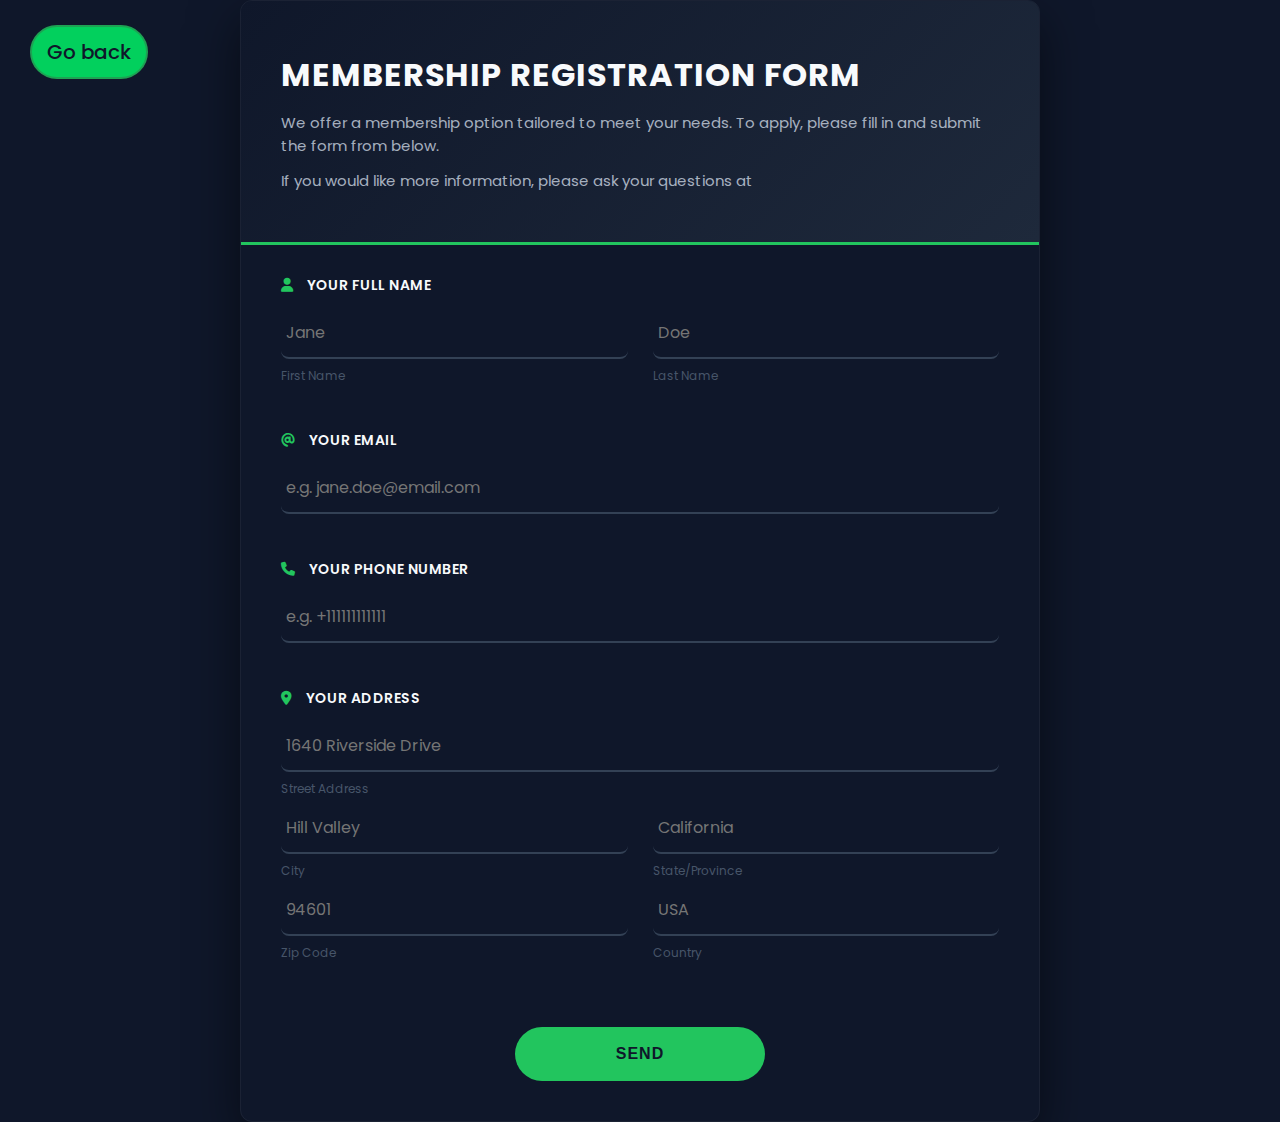
<file: form.html>
<!DOCTYPE html>
<html lang="en">

<head>
    <meta charset="UTF-8">
    <meta name="viewport" content="width=device-width, initial-scale=1.0">
    <title>Membership form</title>
    <link rel="stylesheet" href="Css/style.css">
    <link rel="stylesheet" href="https://cdnjs.cloudflare.com/ajax/libs/font-awesome/6.0.0/css/all.min.css">
</head>

<body>

    <div id="p-container">
        <a href="membership.html">Go back</a>
    <div class="M-form-container">
        <div id="header">
            <h1>Membership Registration Form</h1>
            <p>We offer a membership option tailored to meet your needs. To apply, please fill in and submit the form
                from below.</p>
            <p>If you would like more information, please ask your questions at </p>
        </div>

        <form id="membershipForm">
    <div class="section">
        <label><i class="fas fa-user"></i> Your Full Name</label>
        <div class="row">
            <div class="col">
                <input type="text" id="firstName" placeholder="Jane" >
                <small>First Name</small>
            </div>
            <div class="col">
                <input type="text" id="lastName" placeholder="Doe" >
                <small>Last Name</small>
            </div>
        </div>
    </div>

    <div class="section">
        <label><i class="fas fa-at"></i> Your Email</label>
        <input type="email" id="email" placeholder="e.g. jane.doe@email.com" >
    </div>

    <div class="section">
        <label><i class="fas fa-phone"></i> Your Phone Number</label>
        <input type="tel" id="phone" placeholder="e.g. +111111111111" >
    </div>

    <div class="section">
        <label><i class="fas fa-map-marker-alt"></i> Your Address</label>
        <input type="text" id="street" placeholder="1640 Riverside Drive">
        <small>Street Address</small>
        <div class="row">
            <div class="col"><input type="text" id="city" placeholder="Hill Valley"><small>City</small></div>
            <div class="col"><input type="text" id="state" placeholder="California"><small>State/Province</small></div>
        </div>
        <div class="row">
            <div class="col">
                <input type="text" id="zipCode" placeholder="94601">
                <small>Zip Code</small>
            </div>
            <div class="col"><input type="text" id="country" placeholder="USA"><small>Country</small></div>
        </div>
    </div>

    <button type="submit" class="send-btn">SEND</button>
</form>
    </div>


    <script src="./JavaScript/script.js"></script>
</body>

</html>
</file>
<file: Css/style.css>
@import url('https://fonts.googleapis.com/css2css2?family=Poppins:ital,wght@0,100;0,200;0,300;0,400;0,500;0,600;0,700;0,800;0,900;1,100;1,200;1,300;1,400;1,500;1,600;1,700;1,800;1,900&display=swap');

:root {
    --main-color: #0F172A;
    --bg-color: #F8FAFC;
    --hover-color: #22C55E;
    --maintxt-color: #1E293B;
    --sectxt-color: #475569;
}

* {
    margin: 0;
    padding: 0;
    box-sizing: border-box;
    scroll-behavior: smooth;
    scroll-padding-top: 100px;
    text-decoration: none;
}

body {
    width: 100%;
    overflow-x: hidden;
    background: var(--main-color);
    font-family: "Poppins", sans-serif;
}

/* Main page Start */

header {
    width: 100%;
    height: auto;
    position: relative;
}

/* Navbar Start */

#nav-aln {
    display: flex;
    justify-content: center;
}

.navbar {
    width: 100%;
    height: 10vh;
    background: linear-gradient(to bottom, #22c55e86, #0f172a7c);
    box-shadow: 4px 2px 10px rgba(0, 0, 0, 0.377);
    z-index: 100;
    position: fixed;
    top: 0;
    display: flex;
    align-items: center;
    justify-content: space-around;
    transition: 0.30s ease-in-out;
}

.navbar.scrolled {
    width: 90%;
    height: 10vh;
    border-radius: 25px;
    backdrop-filter: blur(10px);
    box-shadow: 4px 2px 10px rgba(0, 0, 0, 0.212);
    top: 10px;
}

.navbar .logo {
    position: absolute;
    left: 0;
    margin-left: 1rem;
}

.navbar .logo img {
    width: 10rem;
    filter: invert(1);
}

.navbar ul {
    display: flex;
    justify-content: center;
    align-items: center;
    gap: 10px;
    list-style-type: none;
}

.dropdown {
    position: relative;
}

.dropdown-menu {
    background: var(--main-color);
    padding: 10px 0px;
    border-radius: 8px;
    box-shadow: 5px 8px 25px rgba(0, 0, 0, 0.20);
    opacity: 0;
    visibility: hidden;
    position: absolute;
    top: calc(100% + 10px);
    left: 0;
    z-index: 200;
    transition: 0.3s ease-in-out;
}

.dropdown.active .dropdown-menu {
    opacity: 1;
    visibility: visible;
    transform: translateY(0px);
}

.dropdown-menu li a {
    padding: 10px 16px;
    display: block;
    white-space: nowrap;
    font-size: 1rem;
}

.dropdown-menu li a:hover {
    background: rgba(255, 255, 255, 0.1);
    color: var(--hover-color);
}

.navbar ul li a {
    color: #fff;
    font-size: 1.2rem;
}

.navbar ul li a:hover {
    color: var(--hover-color);
}

#hamburger {
    display: none;
    cursor: pointer;
    z-index: 1000;
}

#hamburger div {
    width: 25px;
    height: 3px;
    background-color: white;
    margin: 5px;
    transition: all 0.3s ease;
}

@media screen and (max-width: 768px) {
    #hamburger {
        display: block; 
        position: absolute;
        right: 5%;
    }

    .nav-links {
        position: fixed;
        right: 0px;
        height: 90vh;
        top: 10vh;
        background-color: #0f172a; 
        display: flex;
        flex-direction: column;
        align-items: center;
        width: 70%; 
        transform: translateX(100%);
        transition: transform 0.5s ease-in;
    }

    .nav-links li {
        opacity: 0; 
    }

    .nav-active {
        transform: translateX(0%);
    }
}

.toggle .line1 {
    transform: rotate(-45deg) translate(-5px, 6px);
}
.toggle .line2 {
    opacity: 0;
}
.toggle .line3 {
    transform: rotate(45deg) translate(-5px, -6px);
}

@keyframes navLinkFade {
    from { opacity: 0; transform: translateX(50px); }
    to { opacity: 1; transform: translateX(0px); }
}

@media (max-width: 768px) {
    .navbar {
        justify-content: space-between;
        padding: 0 20px;
    }

    .navbar .logo {
        position: static;
    }

    .navbar ul {
        position: absolute;
        top: 100%;
        left: 0;
        width: 100%;
        flex-direction: column;
        background: rgba(15, 23, 42, 0.95); /* Solidify background for readability */
        backdrop-filter: blur(10px);
        gap: 0;
        display: none
    }

    .navbar ul.nav-active {
        display: flex;
    }

    .navbar ul li {
        width: 100%;
        text-align: center;
        padding: 15px 0;
        border-bottom: 1px solid rgba(255, 255, 255, 0.1);
    }

    .dropdown-menu {
        position: static;
        opacity: 1;
        visibility: visible;
        display: none; 
        box-shadow: none;
        background: rgba(255, 255, 255, 0.05);
    }

    .dropdown.active .dropdown-menu {
        display: block;
    }
}


/* Navbar End */

/* Slider Start */
.hero {
    position: relative;
    top: 0;
}

.slider-wrapper {
    position: relative;
    width: 100vw;
    height: 100vh;
}

.slider {
    display: flex;
    overflow-x: auto;
    scroll-snap-type: x mandatory;
    scroll-behavior: smooth;
    height: 100vh;
    background-color: var(--main-color);
}

.slider::-webkit-scrollbar {
    display: none;
}

.slide {
    flex: 0 0 100vw;
    scroll-snap-align: start;
    position: relative;
    display: flex;
    align-items: flex-end;
    justify-content: center;
    padding-bottom: 120px;
}

.slide img {
    position: absolute;
    top: 0;
    left: 0;
    width: 100%;
    height: 100%;
    object-fit: cover;
    z-index: 1;
    filter: brightness(0.5);
}

.arrow {
    position: absolute;
    top: 50%;
    transform: translateY(-50%);
    z-index: 50;
    background: rgba(15, 23, 42, 0.4);
    border: 1px solid rgba(248, 250, 252, 0.2);
    color: var(--bg-color);
    width: 45px;
    height: 45px;
    border-radius: 50%;
    cursor: pointer;
    display: flex;
    align-items: center;
    justify-content: center;
    transition: 0.3s;
}

.arrow:hover {
    background: var(--hover-color);
    border-color: var(--hover-color);
    color: white;
}

.prev {
    left: 20px;
}

.next {
    right: 20px;
}

.slide-content {
    text-align: center;
    z-index: 10;
    max-width: 80%;
}

.slide-content h1 {
    font-size: 3rem;
    text-transform: uppercase;
    margin-bottom: 10px;
    color: var(--bg-color);
}

.slide-content p {
    color: var(--bg-color);
    opacity: 0.9;
}

.cta-btn {
    background: var(--hover-color);
    color: white;
    width: 280px;
    padding: 15px;
    border: none;
    font-weight: bold;
    border-radius: 4px;
    margin-top: 20px;
    cursor: pointer;
}

.cta-btn:hover {
    filter: brightness(1.1);
}

.slider-nav {
    position: absolute;
    bottom: 40px;
    left: 50%;
    transform: translateX(-50%);
    display: flex;
    gap: 10px;
    z-index: 20;
}

.slider-nav a {
    width: 10px;
    height: 10px;
    background: var(--sectxt-color);
    border-radius: 50%;
    text-decoration: none;
}

.slider-nav a:hover,
.slider-nav a:focus {
    background: var(--hover-color);
    transform: scale(1.2);
}

/* Slider End */

/* Cards Start */

#Cards-section {
    width: 100%;
    padding: 60px 0;
    background-color: var(--main-color);
}

.buttons {
    text-align: center;
    margin-bottom: 40px;
    color: #fff;
}

.buttons button {
    padding: 10px 22px;
    margin: 5px;
    border: none;
    background-color: var(--sectxt-color);
    color: var(--white);
    border-radius: 6px;
    cursor: pointer;
    font-size: 15px;
}

.buttons button:hover {
    background-color: var(--hover-color);
    border: 1px black dashed;
}

.all-cards {
    display: grid;
    grid-template-columns: repeat(auto-fit, minmax(320px, 1fr));
    gap: 30px;
    width: 90%;
    max-width: 1400px;
    margin: 0 auto;
    align-items: stretch;
}

.card {
    background-color: #1a1a1a;
    border-radius: 12px;
    padding: 20px;
    border: 1px solid rgba(255, 255, 255, 0.05);
    display: flex;
    flex-direction: column;
    height: 100%;
    transition: transform 0.3s ease, box-shadow 0.3s ease;
}

.card:hover {
    transform: translateY(-10px);
    box-shadow: 0 10px 30px rgba(34, 197, 94, 0.2);
    border-color: var(--hover-color);
}

.card .image {
    width: 100%;
    height: 220px;
    flex-shrink: 0;
    border-radius: 8px;
    overflow: hidden;
    background-color: #2d2d2d;
}

.card .image img {
    width: 100%;
    height: 100%;
    object-fit: cover;
    display: block;
}

.card .content {
    padding-top: 20px;
    flex-grow: 1;
    display: flex;
    flex-direction: column;
}

.card h2 {
    color: var(--hover-color);
    font-size: 1.3rem;
    margin-bottom: 12px;
    text-transform: uppercase;
    letter-spacing: 1px;
    min-height: 1.4em;
}

.card p {
    color: #cccccc;
    font-size: 15px;
    line-height: 1.6;
    margin: 0;
    flex-grow: 1;
}

@media (max-width: 768px) {
    .all-cards {
        grid-template-columns: 1fr;
        width: 95%;
    }
}

/* Media-Quires */

/* Laptops */
@media (max-width: 1200px) {
    .all-cards {
        grid-template-columns: repeat(3, 1fr);
    }
}

/* Tablets */
@media (max-width: 992px) {
    .all-cards {
        grid-template-columns: repeat(2, 1fr);
    }
}

/* Mobile */
@media (max-width: 576px) {
    .all-cards {
        grid-template-columns: 1fr;
    }

    .card-indoor {
        height: auto;
    }

    .card-indoor h2 {
        font-size: 18px;
    }

    .card-indoor p {
        font-size: 13px;
    }
}

/* Media-Quires */

/* Laptops */
@media (max-width: 1200px) {
    .all-cards {
        grid-template-columns: repeat(3, 1fr);
    }
}

/* Tablets */
@media (max-width: 992px) {
    .all-cards {
        grid-template-columns: repeat(2, 1fr);
    }
}

/* Mobile */
@media (max-width: 576px) {
    .all-cards {
        grid-template-columns: 1fr;
    }

    .card-outdoor {
        height: auto;
    }

    .card-outdoor h2 {
        font-size: 20px;
    }

    .card-outdoor p {
        font-size: 13px;
    }
}



/* Cards End */


/* About-Us Start */
.about-us {
    position: relative;
    padding: 80px 10%;
    background-color: var(--main-color);
    color: var(--bg-color);
    z-index: 10;
}

.line {
    width: 60px;
    height: 4px;
    background: var(--hover-color);
    margin-bottom: 15px;
}

.journey-section {
    margin-bottom: 100px;
}

.journey-section h3 {
    font-size: 2.5rem;
    margin-bottom: 20px;
    color: var(--hover-color);
}

.journey-content {
    display: flex;
    align-items: center;
    gap: 50px;
    flex-wrap: wrap;
}

.journey-content p {
    flex: 2;
    color: var(--bg-color);
    opacity: 0.8;
    font-size: 1.1rem;
    line-height: 1.8;
    min-width: 300px;
}

.journey-img {
    flex: 1;
    max-width: 280px;
    border-radius: 20px;
    filter: drop-shadow(0 0 15px rgba(34, 197, 94, 0.2));
    object-fit: cover;
}

.values-section {
    text-align: center;
}

.main-title {
    font-size: 3rem;
    font-weight: 800;
    text-align: center;
    text-transform: uppercase;
    letter-spacing: 2px;
    margin-bottom: 50px;
    position: relative;
}

.main-title::after {
    content: '';
    display: block;
    width: 80px;
    height: 5px;
    background: var(--hover-color);
    margin: 15px auto 0;
}

.values-grid {
    display: grid;
    grid-template-columns: repeat(auto-fit, minmax(280px, 1fr));
    gap: 30px;
}

.value-card {
    background: rgba(255, 255, 255, 0.05);
    padding: 40px 30px;
    border-radius: 15px;
    border: 1px solid rgba(255, 255, 255, 0.1);
    transition: transform 0.3s ease, border-color 0.3s ease;
}

.value-card:hover {
    transform: translateY(-10px);
    border-color: var(--hover-color);
}

.value-card .icon {
    font-size: 3rem;
    margin-bottom: 20px;
}

.value-card h3 {
    color: var(--hover-color);
    margin-bottom: 15px;
    font-size: 1.5rem;
}

.value-card p {
    color: var(--sectxt-color);
    line-height: 1.6;
}

/* About Us End */

/* Feedback Section */

.feedback-header {
    text-align: center;
    padding: 50px 20px;
}

.feedback-header h1 {
    color: #00ff6a;
    font-size: 36px;
    margin-bottom: 10px;
}

.feedback-header p {
    color: #ccc;
    font-size: 18px;
}

.feedback-txt {
    flex: 1;
    max-width: 500px;
    border-right: 2px solid #00cc55;
    padding-right: 50px;
}

.feedback-heading {
    font-size: 2.6rem;
    font-weight: 700;
    margin-bottom: 20px;
    color: var(--hover-color);
}

.feedback-txt p {
    color: var(--bg-color);
    opacity: 0.85;
    line-height: 1.7;
    margin-bottom: 18px;
}

.feedback-txt span {
    color: var(--hover-color);
    font-weight: 600;
}

.tagline {
    margin-top: 25px;
    font-weight: 600;
    letter-spacing: 1px;
    color: var(--hover-color);
}

.feedback-form-section {
    width: 500px;
    min-width: 300px;
    padding: 20px;
    background-color: #1a1a1a;
    border-radius: 15px;
    box-shadow: 0 0 15px #00ff6a33;
}

.feedback-form-section form {
    display: flex;
    flex-direction: column;
}

.feedback-form-section label {
    margin: 10px 0 5px;
    font-weight: bold;
}

.feedback-form-section input,
.feedback-form-section select,
.feedback-form-section textarea {
    padding: 10px;
    border-radius: 8px;
    border: none;
    margin-bottom: 15px;
}

.feedback-form-section textarea {
    resize: vertical;
    min-height: 100px;
}

.rating {
    display: flex;
    flex-direction: row-reverse;
    justify-content: flex-end;
}

.rating input {
    display: none;
}

.rating label {
    font-size: 24px;
    color: #555;
    cursor: pointer;
    transition: color 0.3s;
}

.rating input:checked~label,
.rating label:hover,
.rating label:hover~label {
    color: #00ff6a;
}

button {
    padding: 12px;
    background-color: #00ff6a;
    border: none;
    border-radius: 8px;
    color: #000;
    font-weight: bold;
    cursor: pointer;
    transition: background-color 0.3s;
}

button:hover {
    background-color: #00cc55;
}

#thankYouMessage {
    text-align: center;
    padding: 20px;
    display: none;
}

.hidden {
    display: none;
}

.testimonials-section {
    max-width: 900px;
    padding: 20px 50px;
    text-align: center;

}

.testimonials-section h2 {
    font-size: 28px;
    color: #00ff6a;
    margin-bottom: 30px;
}

.testimonial-cards {
    display: flex;
    flex-wrap: wrap;
    gap: 20px;
    justify-content: center;
}

.card {
    background-color: #1a1a1a;
    padding: 20px;
    border-radius: 15px;
    box-shadow: 0 0 15px #00ff6a33;
    width: 350px;
    transition: transform 0.3s, box-shadow 0.3s;
}

.card p {
    font-size: 16px;
    margin-bottom: 15px;
    color: #ccc;
}

.card span {
    font-weight: bold;
    color: #fff;
}

.card:hover {
    transform: translateY(-10px);
    box-shadow: 0 0 25px #00ff6a55;
}

.faq-section {
    max-width: 900px;
    padding: 20px;
    text-align: left;
    border-left: 1px solid var(--hover-color);
    padding-left: 50px;
}

.faq-section h2 {
    font-size: 28px;
    color: #00ff6a;
    margin-bottom: 30px;
    text-align: center;
}

.faq-container {
    display: flex;
    flex-direction: column;
    gap: 15px;
}

.faq {
    background-color: #1a1a1a;
    border-radius: 10px;
    padding: 15px 20px;
    cursor: pointer;
    transition: background-color 0.3s;
}

.faq:hover {
    background-color: #222222;
}

.faq-question {
    font-weight: bold;
    color: #ffffff;
    position: relative;
}

.faq-question::after {
    content: '+';
    position: absolute;
    right: 0;
    font-size: 20px;
    transition: transform 0.3s;
}

.faq.active .faq-question::after {
    transform: rotate(45deg);
}

.faq-answer {
    max-height: 0;
    overflow: hidden;
    color: #ccc;
    margin-top: 10px;
    transition: max-height 0.3s ease;
}

#merging-feedback {
    width: 100%;
    display: flex;
    justify-content: center;
    align-items: center;
    margin-block: 100px;
    flex-wrap: wrap;
}

#merging-form {
    width: 100%;
    display: flex;
    justify-content: center;
    align-items: center;
    margin-block: 100px;
    gap: 100px;
    flex-wrap: wrap;
}

/* Feedback Section End */

/* Footer Start */

.footer-section {
    background-color: var(--main-color);
    transition: all 0.7s linear;
    height: auto;
    padding-bottom: 2rem;
}

.container-grid {
    display: flex;
    justify-content: space-around;
    align-items: center;
}

.footer-section h3 {
    color: var(--hover-color);
    font-size: 23px;
    margin-bottom: 2rem;
    margin-top: 4rem;
}

.f-about p {
    color: var(--bg-color);
    max-width: 200px;
    opacity: 0.9;
}

.f-links ul,
.f-services ul {
    list-style: none;
}

.f-links ul,
.f-services ul,
.f-address address {
    display: flex;
    flex-direction: column;
    gap: 1.1rem;
    justify-content: center;
}

.f-links li,
.f-links a,
.f-services li,
.f-services a {
    font-size: 12px;
    color: var(--bg-color);
    text-transform: uppercase;
    text-decoration: none;
    display: inline-block;
    transition: 0.3s ease;
}

.f-links span,
.f-services span,
.f-address span {
    margin-right: 1rem;
    color: var(--hover-color);
}

.f-links a:hover,
.f-services a:hover,
.f-address p a:hover {
    color: var(--hover-color);
    transform: translateX(8px);
}

.f-address p,
.f-address p a {
    font-style: normal;
    color: var(--bg-color);
    text-decoration: none;
}

.containor {
    display: flex;
    justify-content: center;
    margin: 3.5rem 0;
}

.containor .all-icons {
    display: flex;
    font-size: 2rem;
    gap: 1.5rem;
}

.all-icons ion-icon {
    color: var(--bg-color);
}

.all-icons a {
    text-decoration: none;
    display: inline-flex;
    animation: wave 2.5s ease-in-out infinite;
}

.instagram:hover ion-icon {
    color: #E1306C;
}

.facebook:hover ion-icon {
    color: #1877F2;
}

.youtube:hover ion-icon {
    color: #FF0000;
}

.copright p {
    color: var(--sectxt-color);
    text-align: center;
    font-size: 10px;
    opacity: 0.7;
}

.all-icons a:nth-child(1) {
    animation-delay: 0s;
}

.all-icons a:nth-child(2) {
    animation-delay: 0.2s;
}

.all-icons a:nth-child(3) {
    animation-delay: 0.4s;
}


@keyframes wave {

    0%,
    100% {
        transform: translateY(0);
    }

    50% {
        transform: translateY(-10px);
    }
}

/* Footer End */

/* Media Query */

@media screen and (max-width: 768px) {

    .navbar {
        height: auto;
        padding: 10px 0;
    }

    .navbar ul {
        flex-wrap: wrap;
        gap: 8px;
        padding: 0 10px;
    }

    .navbar ul li a {
        font-size: 0.9rem;
        padding: 5px 8px;
        border: 1px solid rgba(255, 255, 255, 0.1);
        border-radius: 4px;
    }


    .slide-content h1 {
        font-size: 1.8rem;
    }

    .slide-content p {
        font-size: 0.9rem;
    }

    .cta-btn {
        width: 200px;
        padding: 12px;
    }


    .arrow {
        width: 35px;
        height: 35px;
        top: auto;
        bottom: 80px;
    }

    .prev {
        left: 15px;
    }

    .next {
        right: 15px;
    }

    .slider-nav {
        bottom: 20px;
    }
}

@media screen and (max-width: 480px) {
    .slide-content h1 {
        font-size: 1.5rem;
    }

    .navbar ul {
        gap: 10px;
    }
}

@media screen and (max-width: 768px) {

    .journey-content {
        flex-direction: column;
        text-align: center;
    }

    .journey-img {
        max-width: 100%;
        height: auto;
    }

    .footer-section {
        height: auto;
        padding: 40px 0;
    }

    .container-grid {
        flex-direction: column;
        gap: 40px;
        text-align: center;
    }

    .footer-section h3 {
        margin-top: 0;
        margin-bottom: 1.5rem;
    }

    .f-about p {
        max-width: 100%;
        padding: 0 10%;
    }

    .f-links ul,
    .f-services ul,
    .f-address address {
        align-items: center;
    }

    .f-links a:hover,
    .f-services a:hover,
    .f-address a:hover {
        transform: translateX(0) translateY(-5px);
    }

    .container {
        margin: 2rem 0;
    }

    .testimonial-cards {
        flex-direction: column;
        align-items: center;
    }

    .testimonial-cards .card {
        width: 90%;
    }

    .feedback-header {
        padding: 30px 15px;
    }

    .feedback-header h1 {
        font-size: 28px;
    }

    .feedback-header p {
        font-size: 16px;
    }

    .feedback-form-section {
        padding: 15px;
        margin: 30px 10px;
    }

    .faq-section {
        padding: 15px 10px;
    }

}

/* Schedule Page Start */

.schedule-hero {
    text-align: center;
    padding: 150px 20px 60px;
}

.schedule-hero h4 {
    color: var(--hover-color);
    font-weight: 600;
    text-transform: uppercase;
    letter-spacing: 2px;
    margin-bottom: 10px;
}

.schedule-hero h1 {
    font-size: 38px;
    margin-top: 8px;
    color: var(--bg-color);
    text-transform: uppercase;
}

.schedule-container {
    padding: 40px 20px 100px;
    max-width: 1200px;
    margin: auto;
}

.table-wrapper {
    width: 100%;
    overflow-x: auto;
    border-radius: 12px;
    box-shadow: 0 10px 30px rgba(0, 0, 0, 0.5);
}

.schedule-table {
    width: 100%;
    border-collapse: collapse;
    background: rgba(255, 255, 255, 0.03);
    color: var(--white);
    border: 1px solid rgba(255, 255, 255, 0.1);
}

.schedule-table th {
    background: var(--main-color);
    color: var(--hover-color);
    padding: 18px;
    font-weight: bold;
    text-align: center;
    text-transform: uppercase;
    border-bottom: 2px solid var(--hover-color);
}

.schedule-table td {
    padding: 16px;
    border: 1px solid rgba(255, 255, 255, 0.05);
    text-align: center;
    color: var(--bg-color);
    transition: 0.3s ease;
}

.schedule-table .time {
    font-weight: bold;
    color: var(--hover-color);
    background: rgba(0, 0, 0, 0.2);
}

@media (max-width: 768px) {
    .schedule-hero {
        padding: 100px 20px 40px;
    }

    .schedule-hero h1 {
        font-size: 26px;
    }

    .schedule-hero h4 {
        font-size: 14px;
    }

    .schedule-table th,
    .schedule-table td {
        padding: 10px 5px;
        font-size: 11px;
    }

    .schedule-table .time {
        min-width: 70px;
    }
}

/* Schedule Page End */

/* Recreation Page Start */

.container {
    width: 90%;
    margin: auto;
    padding: 50px 0;
    display: flex;
    flex-direction: column;
    justify-content: center;
    justify-items: center;
    
}


.rec-section {
    display: flex;
    justify-content: space-between;
    align-items: center;
    gap: 40px;
    margin-bottom: 150px;
}


.rec-about {
    flex: 1;
    max-width: 500px;
}

.rec-about h2 {
    font-size: 32px;
    margin-bottom: 15px;
    color: var(--hover-color);
}

.rec-about p {
    line-height: 1.6;
    color: var(--sectxt-color);
}


.rec-card {
    flex: 1;
    display: grid;
    grid-template-columns: repeat(2, 1fr);
    gap: 20px;
}


.card {
    background: transparent;
    border-radius: 12px;
    padding: 15px;
    text-align: center;
    border: 1px solid var(--hover-color);
    transition: 0.3s ease-in-out;
}

.card:hover {
    box-shadow: 0 0 20px rgba(34, 197, 94, 0.7);
    transform: scale(1.1);

}

.card img {
    width: 100%;
    height: 150px;
    object-fit: cover;
    border-radius: 10px;
}

.card h4 {
    margin-top: 10px;
    font-size: 18px;
    color: var(--bg-color);
    text-shadow: 2px 2px 5px rgba(34, 197, 94, 0.7);

}

.rec-about h2 {
    position: relative;
    display: inline-block;
    padding-bottom: 8px;
    color: #22C55E;
}

.rec-about h2::after {
    content: '';
    position: absolute;
    left: 50%;
    bottom: 0;
    transform: translateX(-50%);
    width: 60px;
    height: 4px;
    background-color: #F8FAFC;
    border-radius: 2px;
}

@media screen and (max-width: 1024px) {
    .rec-section {
        flex-direction: column;
        text-align: center;
        margin-bottom: 80px;
    }

    .rec-about {
        max-width: 100%;
        margin-bottom: 40px;
    }
}

@media screen and (max-width: 650px) {
    .rec-card {
        grid-template-columns: 1fr;
    }

    .card:hover {
        transform: scale(1.05);
    }

    .rec-about h2 {
        font-size: 26px;
    }
}

/* Recreation Page End */

/* MemberShip Page Start */

.membership {
    text-align: center;
    padding: 120px 5% 50px;
}

.membership h1 {
    font-size: 40px;
    margin-bottom: 40px;
    text-transform: uppercase;
    letter-spacing: 2px;
    color: var(--hover-color);
}

.membership h1 span {
    color: var(--hover-color);
}

.cards {
    display: flex;
    gap: 30px;
    justify-content: center;
    flex-wrap: wrap;
}

.card {
    background: var(--card-bg);
    width: 350px;
    border-radius: 15px;
    box-shadow: 0 5px 20px rgba(0, 0, 0, 0.4);
    overflow: hidden;
    position: relative;
    transition: 0.3s;
    border: 1px solid rgba(255, 255, 255, 0.05);
}

.card:hover {
    transform: translateY(-10px);
    border-color: var(--hover-color);
    box-shadow: 0 10px 30px rgba(34, 197, 94, 0.2);
}

.card img {
    width: 100%;
    height: 230px;
    object-fit: cover;
    filter: brightness(0.8);
}

.price {
    position: absolute;
    right: 20px;
    top: 200px;
    background: var(--hover-color);
    color: var(--main-color);
    padding: 18px 15px;
    border-radius: 50%;
    font-weight: 800;
    z-index: 2;
    box-shadow: 0 4px 10px rgba(0, 0, 0, 0.3);
}

.card h2 {
    margin-top: 25px;
    font-size: 26px;
    color: var(--hover-color);
}

.card h3 {
    color: var(--sectxt-color);
    margin: 8px 0;
    font-size: 1.1rem;
}

.card p {
    padding: 15px 25px 25px;
    color: #cccccc;
    font-size: 16px;
    line-height: 1.5;
}

.membership #apply {
    margin: 8vh 0;
}

.membership #apply a {
    text-decoration: none;
    border: 2px solid var(--hover-color);
    padding: 12px 30px;
    border-radius: 30px;
    background: var(--hover-color);
    color: var(--main-color);
    font-weight: bold;
    font-size: 1.1rem;
    transition: 0.3s;
}

.membership #apply a:hover {
    background: transparent;
    color: var(--hover-color);
    box-shadow: 0 0 20px rgba(34, 197, 94, 0.4);
}

@media (max-width: 992px) {
    .membership h1 {
        font-size: 32px;
    }

    .card {
        width: 300px;
    }

    .card img {
        height: 200px;
    }

    .price {
        top: 170px;
        padding: 14px 12px;
        font-size: 14px;
    }
}

@media (max-width: 600px) {
    .membership {
        padding: 80px 3% 30px;
    }

    .membership h1 {
        font-size: 26px;
        margin-bottom: 25px;
    }

    .cards {
        gap: 20px;
    }

    .card {
        width: 100%;
    }

    .card img {
        height: 180px;
    }

    .price {
        top: 150px;
        right: 15px;
        padding: 12px 10px;
        font-size: 13px;
    }

    .card h2 {
        font-size: 22px;
    }

    .card p {
        padding: 12px 18px 20px;
    }
}

/* Membership Page End */

/* Gallery Page Start */

#gallery-sec{
    margin-top: 130px;
    display: flex;
    flex-direction: column;
    justify-content: center;
    align-self: center;
    gap: 3rem;
}

#gallery-sec h1{
    text-transform: uppercase;
    color: var(--hover-color);
    text-shadow: 2px 2px 5px #00a344;
    align-self: center;
}

.gallery-container {
    line-height: 0;
    column-count: 4; 
    column-gap: 25px;
    width: 90%;
    max-width: 1400px;
    margin: 15px auto;
}

.gallery-item {
    margin-bottom: 25px;
    border-radius: 15px;
    break-inside: avoid; 
    overflow: hidden;
    background: #1a1a1a;
    border: 1px solid rgba(255, 255, 255, 0.05);
    transition: all 0.4s cubic-bezier(0.175, 0.885, 0.32, 1.275);
    position: relative;
}

.gallery-item img {
    width: 100%;
    height: auto;
    display: block;
    opacity: 0.9;
    transition: 0.6s ease;
}

.gallery-item:hover {
    transform: translateY(-12px);
    border-color: var(--hover-color);
    box-shadow: 0 10px 30px rgba(34, 197, 94, 0.2);
}

.gallery-item:hover img {
    opacity: 1;
    transform: scale(1.08);
}

@media (max-width: 1200px) {
    .gallery-container { column-count: 3; }
}

@media (max-width: 992px) {
    .gallery-container { column-count: 2; }
}

@media (max-width: 576px) {
    .gallery-container { 
        column-count: 1; 
        width: 95%;
    }
}

/* Gallery Page End */

/* MemberShip Form Page Start */

#p-container{
    display: flex;
    justify-content: center;
    align-items: center;
    position: relative;
}

#p-container a{
    position: absolute;
    top: 0;
    left: 0;
    margin: 25px 30px;
    color: var(--main-color);
    text-decoration: none;
    border: 2px solid var(--hover-color);
    background: #00ff6a;
    padding: 10px 15px;
    border-radius: 30px;
    font-weight: 500;
    font-size: 20px;
    opacity: 80%;
    transition: 0.3s ease-in-out;
}

#p-container a:hover{
    box-shadow: 5px 5px 15px var(--hover-color);
    color: var(--hover-color);
    background: var(--main-color);
}

.M-form-container {
    background: var(--form-bg);
    width: 100%;
    max-width: 800px;
    padding: 0 0 40px 0;
    border-radius: 12px;
    box-shadow: 0 20px 50px rgba(0, 0, 0, 0.5);
    overflow: hidden;
    border: 1px solid rgba(255, 255, 255, 0.05);
}

#header {
    background: linear-gradient(135deg, #0F172A, #1e293b);
    color: var(--bg-color);
    padding: 50px 40px;
    margin-bottom: 30px;
    border-bottom: 3px solid var(--hover-color);
}

#header h1 {
    margin: 0;
    font-size: 32px;
    text-transform: uppercase;
    letter-spacing: 1px;
}

#header h1 span {
    color: var(--hover-color);
}

#header p {
    margin-top: 12px;
    font-size: 15px;
    opacity: 0.8;
    color: #cbd5e1;
}

#header a {
    color: var(--hover-color);
    text-decoration: none;
    font-weight: 600;
}

#header a:hover {
    text-decoration: underline;
}

form {
    padding: 0 40px;
}

.section {
    margin-bottom: 30px;
}

.section label {
    display: block;
    font-weight: 600;
    color: var(--bg-color);
    margin-bottom: 12px;
    font-size: 14px;
    text-transform: uppercase;
    letter-spacing: 0.5px;
}

.section label i {
    color: var(--hover-color); 
    margin-right: 10px;
}

input[type="text"],
input[type="email"],
input[type="tel"] {
    width: 100%;
    padding: 12px 5px;
    background: transparent;
    border: none;
    border-bottom: 2px solid #334155;
    outline: none;
    font-size: 16px;
    color: var(--bg-color);
    transition: all 0.3s ease;
}

input[type="text"]:focus,
input[type="email"]:focus,
input[type="tel"]:focus {
    border-bottom-color: var(--hover-color);
}

.row {
    display: flex;
    gap: 25px;
    margin-top: 5px;
}

.col {
    flex: 1;
}

small {
    color: var(--sectxt-color);
    display: block;
    margin-top: 8px;
    font-size: 12px;
}

.send-btn {
    display: block;
    width: 250px;
    margin: 20px auto 0;
    padding: 18px;
    background: var(--hover-color); 
    color: var(--main-color);      
    border: none;
    border-radius: 50px;          
    font-weight: 800;
    cursor: pointer;
    font-size: 16px;
    text-transform: uppercase;
    letter-spacing: 1px;
    transition: 0.3s cubic-bezier(0.175, 0.885, 0.32, 1.275);
}

.send-btn:hover {
    background: var(--bg-color);
    transform: scale(1.05);
    box-shadow: 0 10px 20px rgba(34, 197, 94, 0.3);
}

input:invalid:not(:placeholder-shown) {
    border: 1.5px solid #e74c3c;
    background-color: transparent;
}

@media (max-width: 600px) {
    #header { padding: 30px 20px; }
    form { padding: 0 20px; }
    .row { flex-direction: column; gap: 15px; }
    .send-btn { width: 100%; }
}

/* Membership Form Page End */

/* Contact Page Start */

.hero-section {
    padding: 150px 20px 80px;
    text-align: center;
    max-width: 800px;
    margin: auto;
}

.hero-section h1 {
    font-size: 2.5rem;
    margin-bottom: 20px;
    text-transform: uppercase;
    color: var(--bg-color);
}

.hero-section h1 span {
    color: var(--hover-color);
}

.hero-section p{
        color: var(--bg-color);

}

.section-title {
    display: flex;
    align-items: center;
    justify-content: center;
    gap: 15px;
    margin-top: 40px;
    color: var(--bg-color);
}

.line {
    height: 3px;
    width: 60px;
    background-color: var(--hover-color);
}

.green-text { 
    color: var(--hover-color); 
}

.C-cards-container {
    display: flex;
    flex-wrap: wrap;
    justify-content: center;
    gap: 20px;
    padding: 40px 20px;
}

.C-cards {
    background: var(--card-bg);
    padding: 30px;
    border-radius: 15px;
    width: 300px;
    text-align: center;
    border: 1px solid rgba(255, 255, 255, 0.05);
    transition: transform 0.3s ease, border-color 0.3s ease, box-shadow 0.3s ease;
}

.C-cards:hover { 
    transform: translateY(-10px); 
    border-color: var(--hover-color);
    box-shadow: 0 10px 30px rgba(34, 197, 94, 0.2);
}

.C-cards i { 
    font-size: 2.5rem; 
    margin-bottom: 15px; 
    color: var(--hover-color); 
}

.C-cards h3{
    color: var(--bg-color);

}

.C-cards p{
    color: var(--bg-color);

}

.form-section {
    padding: 60px 20px;
    max-width: 1000px;
    margin: auto;
}

.form-container {
    display: grid;
    grid-template-columns: 1fr 1fr;
    gap: 50px;
    margin-top: 40px;
    background: rgba(255, 255, 255, 0.02);
    padding: 40px;
    border-radius: 20px;
        color: var(--bg-color);
}

#heading{
    color: var(--bg-color);
}

.next-steps li i { 
    color: var(--hover-color); 
}

form {
    display: flex;
    flex-direction: column;
    gap: 15px;
}

input, textarea {
    background: #1c2128;
    border: 1px solid #30363d;
    padding: 12px;
    border-radius: 8px;
    color: white;
    font-family: 'Poppins', sans-serif;
    transition: border-color 0.3s;
}

input:focus, textarea:focus {
    border-color: var(--hover-color);
    outline: none;
}

.form-row {
    display: flex;
    gap: 10px;
}

.btn-submit {
    background: var(--hover-color);
    border: none;
    padding: 15px;
    color: var(--main-color);
    font-weight: 800;
    text-transform: uppercase;
    border-radius: 8px;
    cursor: pointer;
    margin-top: 10px;
    transition: 0.3s;
}

.btn-submit:hover {
    filter: brightness(1.1);
    transform: scale(1.02);
}

@media (max-width: 768px){
    .form-container{
        display: flex;
        flex-wrap: wrap;
    }
}

/* Contact Page End */


/* Indoor Sports Start */

#heading{
    text-align: center;
    margin-top: 150px;
    margin-bottom: 50px;
    color: var(--hover-color);
    text-shadow: 3px 3px 5px #00a344;
}


.indoor-container {
  width: 100%;
  margin: 50px auto;
  padding: 50px 0;
}

.indoor-container h1{
    text-transform: uppercase;
    color: var(--hover-color);
    text-shadow: 2px 2px 5px #00a344;
    align-self: center;
    text-align: center;
    margin: 50px;
}

.fam-section {
  display: flex;
  justify-content: space-between;
  align-items: center;
  gap: 30px;
  background: var(--maintxt-color);
  padding: 25px;
  border-radius: 20px;
  margin-bottom: 30px;
  transition: 0.4s;
}

.fam-section:hover {
  transform: translateY(-8px);
  border: 2px solid var(--hover-color);
}


.fam-about {
  flex: 2;
}

.fam-about h3 {
  font-size: 28px;
  color: var(--hover-color);
  margin-bottom: 12px;
}

.fam-about p {
  font-size: 15px;
  line-height: 1.6;
  color: var(--bg-color);
}

.indoor-card {
  flex: 1;
  text-align: center;
  background: var(--main-color);
  padding: 20px;
  border-radius: 18px;
  box-shadow: 0 5px 15px rgba(0,0,0,0.3);
}

.indoor-card img {
  width: 100%;
  max-width: 180px;
  height: 180px;
  border-radius: 50%;
  object-fit: cover;
  border: 3px solid var(--hover-color);
  margin-bottom: 15px;
}

.indoor-card p {
  font-size: 16px;
  font-weight: bold;
  color: var(--hover-color);
  background: var(--main-color);
}

@media (max-width: 768px) {

  .fam-section {
    flex-direction: column;
    text-align: center;
    padding: 20px;
  }

  .fam-about h3 {
    font-size: 24px;
  }

  .fam-about p {
    font-size: 14px;
  }

  .indoor-card {
    width: 100%;
    margin-top: 15px;
  }

  .indoor-card img {
    max-width: 150px;
    height: 150px;
  }
}



@media (max-width: 480px) {

  .container {
    width: 95%;
    padding: 30px 0;
  }

  .fam-section {
    padding: 15px;
    gap: 15px;
  }

  .fam-about h3 {
    font-size: 20px;
  }

  .fam-about p {
    font-size: 13px;
    line-height: 1.4;
  }

  .indoor-card img {
    max-width: 120px;
    height: 120px;
  }

  .indoor-card p {
    font-size: 14px;
  }
}



@media (max-width: 1024px) {

  .fam-section {
    gap: 20px;
  }

  .fam-about h3 {
    font-size: 26px;
  }

  .indoor-card img {
    max-width: 160px;
    height: 160px;
  }
}

/* Indoor Sports End */


/* Outdoor Sports Start */

.Outdoor-container {
  width: 90%;
  margin: auto;
  padding: 50px 0;
}

.fam-section {
  display: flex;
  justify-content: space-between;
  align-items: center;
  gap: 30px;
  background: var(--maintxt-color);
  padding: 25px;
  border-radius: 20px;
  margin-bottom: 30px;
  transition: 0.4s;
}

.fam-section:hover {
  transform: translateY(-8px);
  border: 2px solid var(--hover-color);
}


.fam-about {
  flex: 2;
}

.fam-about h3 {
  font-size: 28px;
  color: var(--hover-color);
  margin-bottom: 12px;
}

.fam-about p {
  font-size: 15px;
  line-height: 1.6;
  color: var(--bg-color);
}

.Outdoor-card {
  flex: 1;
  text-align: center;
  background: var(--main-color);
  padding: 20px;
  border-radius: 18px;
  box-shadow: 0 5px 15px rgba(0,0,0,0.3);
}

.Outdoor-card img {
  width: 100%;
  max-width: 180px;
  height: 180px;
  border-radius: 50%;
  object-fit: cover;
  border: 3px solid var(--hover-color);
  margin-bottom: 15px;
}

.Outdoor-card p {
  font-size: 16px;
  font-weight: bold;
  color: var(--hover-color);
  background: var(--main-color);
}



@media (max-width: 768px) {

  .fam-section {
    flex-direction: column;
    text-align: center;
    padding: 20px;
  }

  .fam-about h3 {
    font-size: 24px;
  }

  .fam-about p {
    font-size: 14px;
  }

  .Outdoor-card {
    width: 100%;
    margin-top: 15px;
  }

  .Outdoor-cardimg {
    max-width: 150px;
    height: 150px;
  }
}



@media (max-width: 480px) {

  .Outdoor-container {
    width: 95%;
    padding: 30px 0;
  }

  .fam-section {
    padding: 15px;
    gap: 15px;
  }

  .fam-about h3 {
    font-size: 20px;
  }

  .fam-about p {
    font-size: 13px;
    line-height: 1.4;
  }

  .Outdoor-card img {
    max-width: 120px;
    height: 120px;
  }

  .Outdoor-card p {
    font-size: 14px;
  }
}



@media (max-width: 1024px) {

  .fam-section {
    gap: 20px;
  }

  .fam-about h3 {
    font-size: 26px;
  }

  .Outdoor-card img {
    max-width: 160px;
    height: 160px;
  }
}


/* Outdoor Sports End */
</file>
